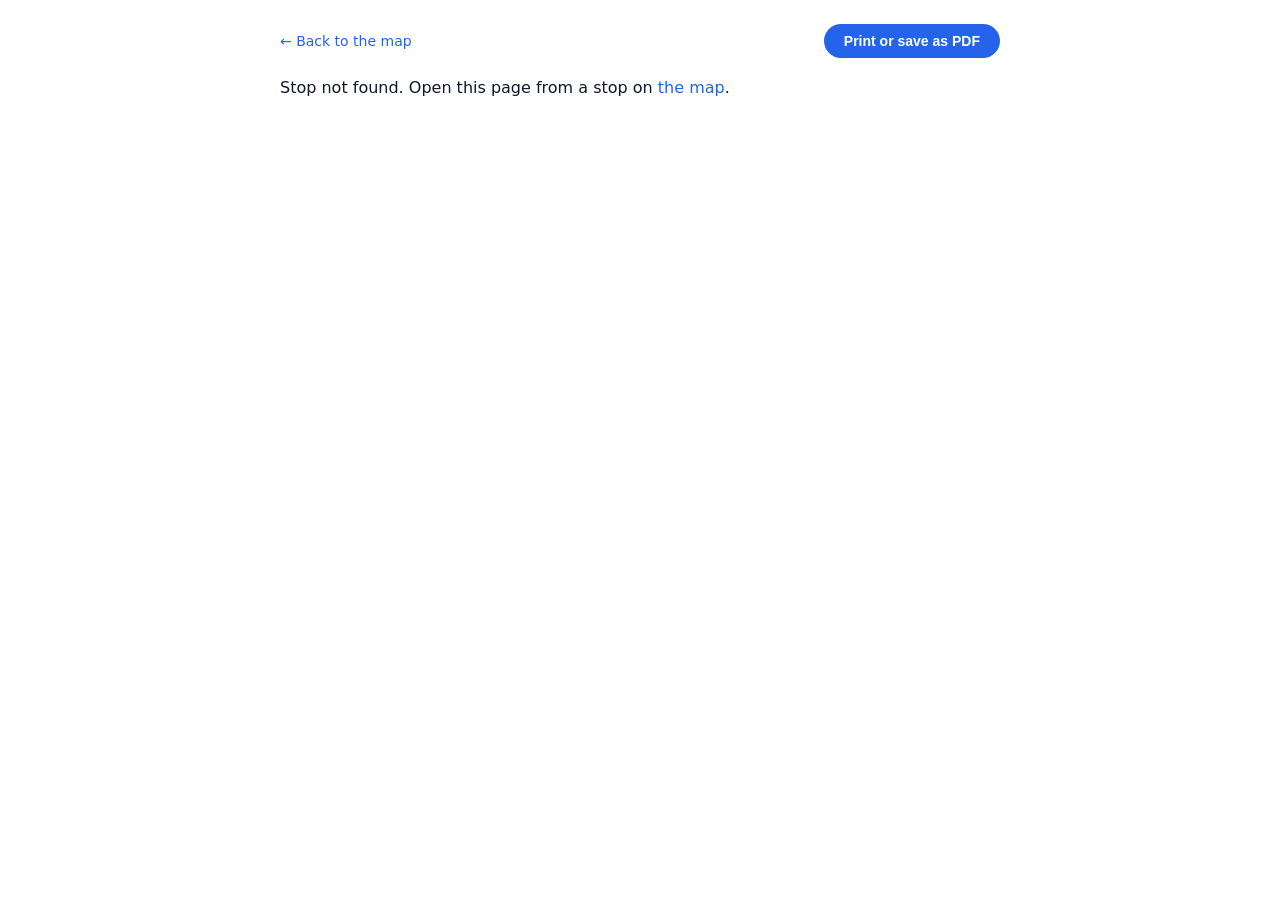
<file: docs/case.html>
<!DOCTYPE html>
<html lang="en">
<head>
<meta charset="utf-8">
<meta name="viewport" content="width=device-width, initial-scale=1">
<title>Make the case for shade</title>
<style>
  :root { --ink: #0f172a; --muted: #475569; --line: #e2e8f0; --accent: #2563eb; --hot: #c5221f; }
  * { box-sizing: border-box; }
  body { font-family: "Public Sans", system-ui, "Segoe UI", Roboto, Arial, sans-serif; color: var(--ink);
    max-width: 760px; margin: 0 auto; padding: 24px 20px 60px; line-height: 1.5; }
  a { color: var(--accent); text-decoration: none; }
  .toolbar { display: flex; gap: 10px; align-items: center; margin-bottom: 18px; }
  .toolbar a, .toolbar button { font-size: 14px; }
  .print-btn { background: var(--accent); color: #fff; border: 0; border-radius: 18px;
    padding: 9px 20px; font-size: 14px; font-weight: 600; cursor: pointer; }
  h1 { font-size: 24px; margin: 4px 0 2px; }
  .sub { color: var(--muted); font-size: 14px; margin-bottom: 14px; }
  .grid { display: grid; grid-template-columns: repeat(4, 1fr); gap: 1px; background: var(--line);
    border: 1px solid var(--line); border-radius: 10px; overflow: hidden; margin: 14px 0; }
  .cell { background: #fff; padding: 10px 12px; }
  .cell .v { font-size: 20px; font-weight: 700; }
  .cell .l { font-size: 11.5px; color: var(--muted); }
  .badge { display: inline-block; font-size: 12px; border-radius: 6px; padding: 3px 9px;
    font-weight: 600; margin-right: 6px; }
  .b-need { background: #111; color: #fff; }
  .b-rank { background: #fce8e6; color: var(--hot); }
  .photo { margin: 14px 0; }
  .photo img { max-width: 100%; max-height: 340px; border-radius: 10px; display: block; }
  .photo figcaption { font-size: 11.5px; color: var(--muted); margin-top: 4px; }
  .box { border: 1px solid var(--line); border-radius: 10px; padding: 14px 16px; margin: 14px 0;
    font-size: 14px; }
  .box h2 { font-size: 15px; margin: 0 0 8px; }
  blockquote { margin: 10px 0; padding: 8px 14px; border-left: 3px solid var(--accent);
    color: var(--muted); font-size: 13.5px; }
  .fine { font-size: 11.5px; color: var(--muted); margin-top: 22px; border-top: 1px solid var(--line);
    padding-top: 10px; }
  @media (max-width: 560px) { .grid { grid-template-columns: 1fr 1fr; } }
  @media print {
    .toolbar { display: none; }
    body { padding: 0; max-width: none; }
    a { color: var(--ink); }
    .photo img { max-height: 300px; }
  }
</style>
</head>
<body>
<div class="toolbar">
  <a href="app.html">&larr; Back to the map</a>
  <span style="flex:1"></span>
  <button class="print-btn" onclick="window.print()">Print or save as PDF</button>
</div>
<div id="doc"><p>Loading stop data...</p></div>

<script src="config.js"></script>
<script>
(function () {
  "use strict";
  function esc(s) {
    return String(s == null ? "" : s).replace(/[&<>"']/g, function (c) {
      return { "&": "&amp;", "<": "&lt;", ">": "&gt;", '"': "&quot;", "'": "&#39;" }[c];
    });
  }
  var cfg = window.SHADEMAP_CONFIG || {};
  var BASE = (cfg.supabaseUrl || "").replace(/\/+$/, "");
  var KEY = cfg.supabaseAnonKey || "";
  var id = new URLSearchParams(location.search).get("stop");
  var doc = document.getElementById("doc");

  Promise.all([
    fetch("app_data.json").then(function (r) { return r.json(); }),
    fetch("commissioners.json").then(function (r) { return r.json(); }).catch(function () { return null; })
  ]).then(function (res) {
    var data = res[0], com = res[1];
    var s = data.stops.find(function (x) { return x.id === id; });
    if (!s) { doc.innerHTML = "<p>Stop not found. Open this page from a stop on <a href='app.html'>the map</a>.</p>"; return; }
    document.title = "Make the case for shade at " + s.name;

    var badges = "";
    if (s.need_rank != null && s.need_rank <= 20) badges += '<span class="badge b-need">#' + s.need_rank + " of the 20 stops that need shade most</span>";
    if (s.rank != null && s.rank <= 20) badges += '<span class="badge b-rank">Priority #' + s.rank + " citywide</span>";

    var who = "";
    if (com) {
      var lines = [];
      if (s.district && com.districts[s.district]) {
        var d = com.districts[s.district];
        lines.push("<b>" + esc(d.name) + "</b>, " + esc(d.title) + " (this stop is in District " + esc(s.district) + ")");
      } else {
        lines.push("This stop sits outside the four city commission districts, so start with the at-large members and RTS.");
      }
      com.at_large.forEach(function (a) { lines.push(esc(a.name) + ", " + esc(a.title)); });
      lines.push(esc(com.mayor.name) + ", " + esc(com.mayor.title));
      var district_rep = (s.district && com.districts[s.district]) ? com.districts[s.district] : null;
      var subject = "Shade at the " + s.name + " bus stop (RTS stop " + s.id + ")";
      var body =
        (district_rep ? "Dear " + district_rep.title + " " + district_rep.name.split(" ").slice(-1)[0] : "Dear City Commissioners") + ",\n\n" +
        "I am writing to ask that the bus stop at " + s.name + " (RTS stop " + s.id +
        (s.routes.length ? ", Route" + (s.routes.length > 1 ? "s" : "") + " " + s.routes.join(", ") : "") +
        ") be considered for a shade structure.\n\n" +
        "Public data on this stop, from the independent ShadeMap Gainesville analysis of NASA satellite and city data:\n" +
        (s.lst_f != null ? "- Average summer surface temperature within 100 m: " + s.lst_f + " F\n" : "") +
        "- Bus visits on a typical weekday: " + s.trips + "\n" +
        (s.green != null ? "- Green cover within 100 m: " + s.green + " percent\n" : "") +
        (s.no_veh != null ? "- Households with no vehicle in this census tract: " + s.no_veh + " percent\n" : "") +
        "- Shelter at this stop per OpenStreetMap: " + (s.shelter === "none" ? "none" : s.shelter) + "\n\n" +
        "RTS states that stop improvements weigh safety and accessibility first, then how many people use the stop. " +
        "The data above speaks to exactly those criteria.\n\n" +
        "Full data and method: https://jonathankash.github.io/ShadeMap/case.html?stop=" + encodeURIComponent(s.id) + "\n\n" +
        "Thank you for your time,\n";
      var mailto = "mailto:" + encodeURIComponent(com.shared_email) +
        "?subject=" + encodeURIComponent(subject) + "&body=" + encodeURIComponent(body);
      who =
        '<div class="box"><h2>Send it now</h2>' +
        "The fastest version of this case is an email that is already written. It goes to the " +
        "City Commission's shared inbox, addressed to this stop's commissioner, with the numbers " +
        "above included. Add your name and anything personal, like how often you wait here.<br><br>" +
        '<a class="print-btn" style="display:inline-block;text-decoration:none" href="' + esc(mailto) + '">Draft the email</a></div>' +
        '<div class="box"><h2>Who represents this stop</h2>' + lines.join("<br>") +
        "<br><br>City Commission: <a href=\"mailto:" + esc(com.shared_email) + "\">" + esc(com.shared_email) +
        "</a> or " + esc(com.shared_phone) +
        "<br>RTS Customer Service: 352-334-2600 &middot; Service requests: <a href='https://www.mygnv.org'>myGNV.org</a>" +
        '<br><span style="font-size:11.5px;color:var(--muted)">Names checked ' + esc(com.as_of) +
        ". Seats change at elections, verify at gainesvillefl.gov before sending.</span></div>";
    }

    var ask =
      '<div class="box"><h2>The ask</h2>' +
      "Add " + esc(s.name) + " to the shortlist for a shade structure. " +
      "RTS states that stop improvements weigh safety and accessibility first, then how many people use the stop." +
      "<blockquote>“RTS strives to continually improve all bus stops” and decisions prioritize " +
      "“safety and accessibility concerns first and then how many people use the stop.” " +
      "(go-rts.com, Frequently Asked Questions)</blockquote>" +
      "The numbers above are exactly that evidence: measured summer heat, daily service, no confirmed shelter, " +
      "and the share of nearby households with no car alternative.</div>";

    var photoBox = "";
    doc.innerHTML =
      "<h1>Make the case for shade at " + esc(s.name) + "</h1>" +
      '<div class="sub">RTS stop ' + esc(s.id) + (s.routes.length ? " &middot; Route" + (s.routes.length > 1 ? "s" : "") + " " + esc(s.routes.join(", ")) : "") +
      (s.district ? " &middot; City Commission District " + esc(s.district) : "") + "</div>" +
      badges +
      '<div class="grid">' +
      '<div class="cell"><div class="v">' + (s.lst_f != null ? s.lst_f + "&deg;F" : "n/a") + '</div><div class="l">average summer surface temperature within 100 m (NASA Landsat, 2026)</div></div>' +
      '<div class="cell"><div class="v">' + s.trips + '</div><div class="l">bus visits on a typical weekday</div></div>' +
      '<div class="cell"><div class="v">' + (s.green != null ? s.green + "%" : "n/a") + '</div><div class="l">green cover within 100 m (satellite, 10 m)</div></div>' +
      '<div class="cell"><div class="v">' + (s.no_veh != null ? s.no_veh + "%" : "n/a") + '</div><div class="l">households with no vehicle in this census tract</div></div>' +
      "</div>" +
      '<p>Shelter at this stop according to OpenStreetMap: <b>' +
      (s.shelter === "none" ? "none" : s.shelter === "sheltered" ? "sheltered" : "unknown") + "</b>." +
      (s.shelter === "unknown" ? " Unknown means no one has confirmed either way, which is itself part of the problem." : "") + "</p>" +
      '<figure class="photo" id="photo" hidden><img id="photo-img" alt="Photo of this bus stop"><figcaption id="photo-cap"></figcaption></figure>' +
      ask + who +
      '<div class="fine">Generated from <a href="https://jonathankash.github.io/ShadeMap/">ShadeMap Gainesville</a>, an independent volunteer analysis of public data (CityCamp Gainesville, September 2026). ' +
      'Method, data sources and limitations: <a href="https://github.com/JonathanKash/ShadeMap">github.com/JonathanKash/ShadeMap</a>. ' +
      'Not affiliated with the City of Gainesville or RTS. See <a href="disclosures.html">disclosures</a>.</div>';

    // newest approved rider photo, if the photo backend is on
    if (BASE && KEY) {
      fetch(BASE + "/rest/v1/stop_reports?approved=eq.true&stop_id=eq." + encodeURIComponent(s.id) +
        "&select=photo_path,taken_date,taken_time&order=taken_date.desc&limit=1",
        { headers: { apikey: KEY, Authorization: "Bearer " + KEY } })
        .then(function (r) { return r.ok ? r.json() : []; })
        .then(function (rows) {
          if (!rows.length || !/^[0-9a-f-]{36}\.jpg$/.test(rows[0].photo_path)) return;
          var f = document.getElementById("photo");
          document.getElementById("photo-img").src =
            BASE + "/storage/v1/object/public/" + (cfg.bucket || "stop-photos") + "/" + rows[0].photo_path;
          document.getElementById("photo-cap").textContent =
            "Rider photo of this stop, taken " + rows[0].taken_date + " (reviewed before publication)";
          f.hidden = false;
        }).catch(function () {});
    }
  }).catch(function () {
    doc.innerHTML = "<p>Could not load stop data. <a href='app.html'>Back to the map</a>.</p>";
  });
})();
</script>
</body>
</html>
</file>
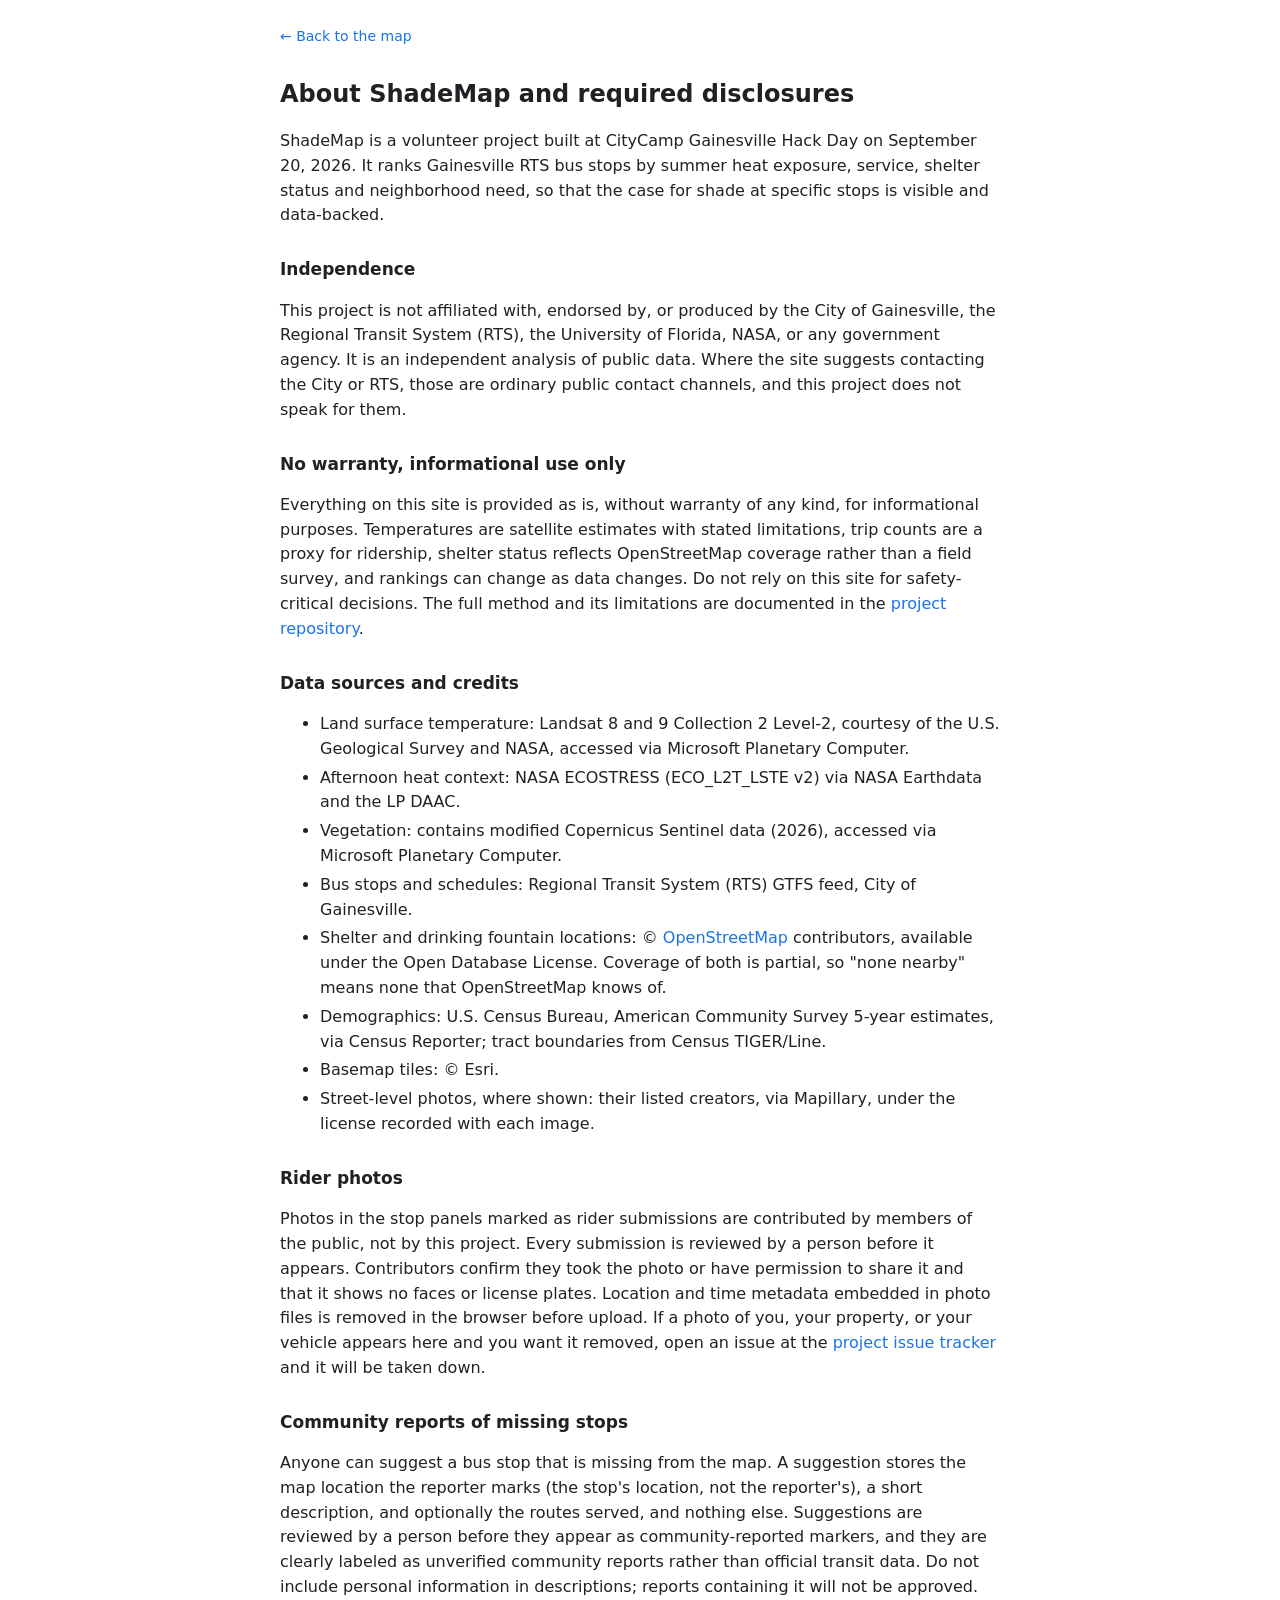
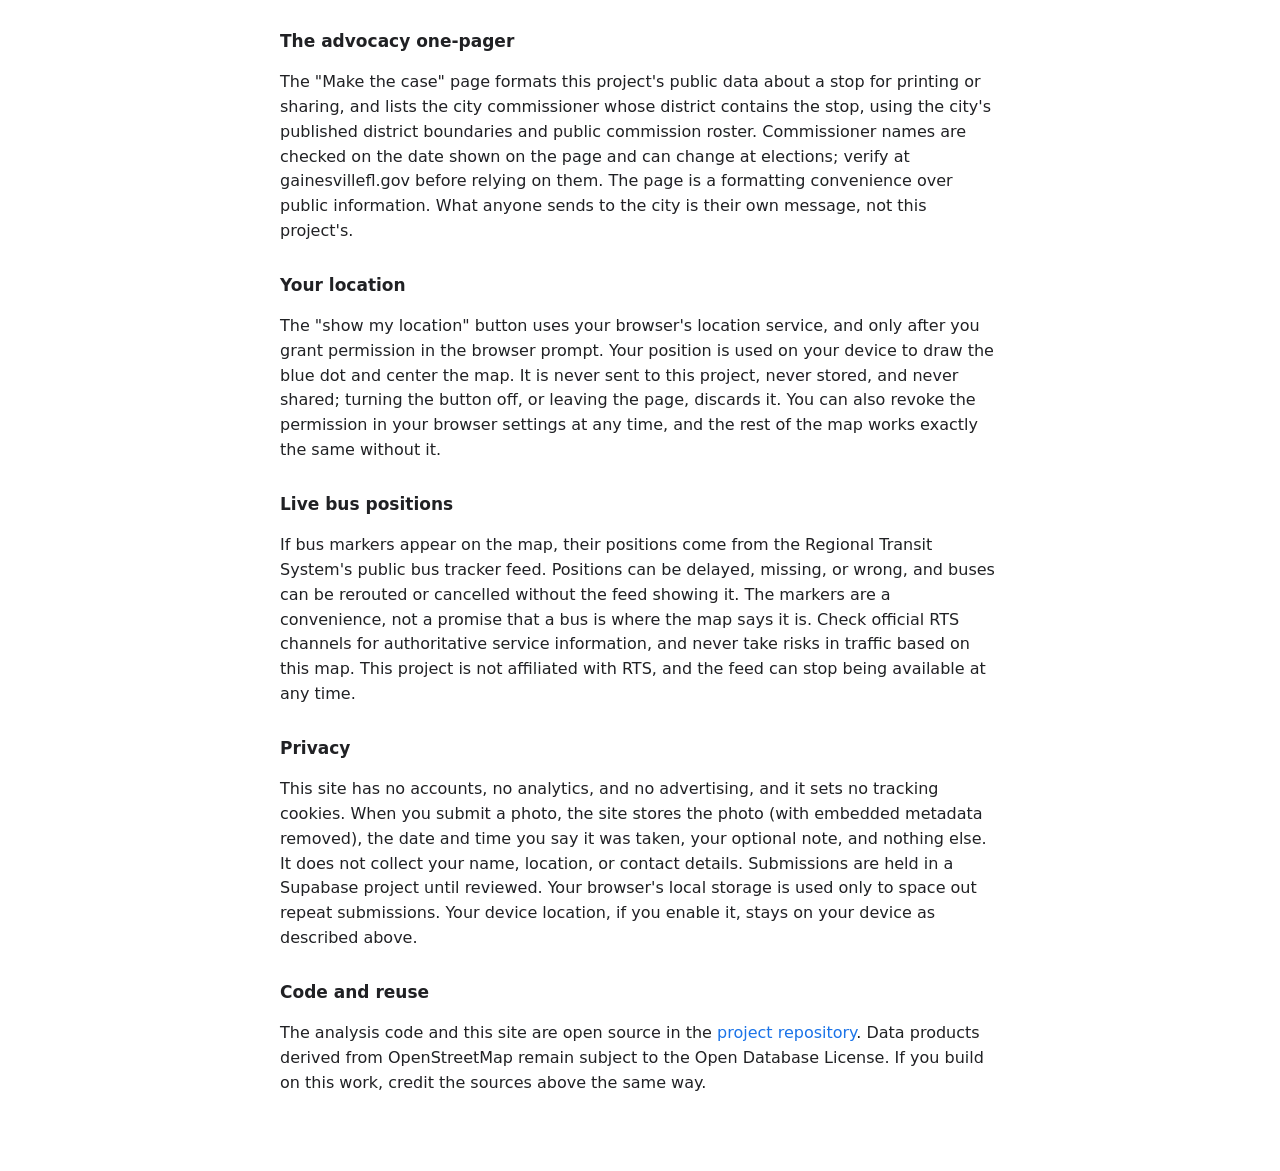
<file: docs/disclosures.html>
<!DOCTYPE html>
<html lang="en">
<head>
<meta charset="utf-8">
<meta name="viewport" content="width=device-width, initial-scale=1">
<title>ShadeMap: About and Disclosures</title>
<style>
  body { font-family: Roboto, "Segoe UI", system-ui, Arial, sans-serif; color: #202124;
    max-width: 720px; margin: 0 auto; padding: 24px 20px 60px; line-height: 1.55; }
  h1 { font-size: 24px; } h2 { font-size: 17px; margin-top: 28px; }
  a { color: #1a73e8; text-decoration: none; } a:hover { text-decoration: underline; }
  li { margin: 4px 0; }
  .back { display: inline-block; margin-bottom: 12px; font-size: 14px; }
</style>
</head>
<body>
<a class="back" href="app.html">&larr; Back to the map</a>
<h1>About ShadeMap and required disclosures</h1>

<p>ShadeMap is a volunteer project built at CityCamp Gainesville Hack Day on September 20,
2026. It ranks Gainesville RTS bus stops by summer heat exposure, service, shelter status
and neighborhood need, so that the case for shade at specific stops is visible and
data-backed.</p>

<h2>Independence</h2>
<p>This project is not affiliated with, endorsed by, or produced by the City of
Gainesville, the Regional Transit System (RTS), the University of Florida, NASA, or any
government agency. It is an independent analysis of public data. Where the site suggests
contacting the City or RTS, those are ordinary public contact channels, and this project
does not speak for them.</p>

<h2>No warranty, informational use only</h2>
<p>Everything on this site is provided as is, without warranty of any kind, for
informational purposes. Temperatures are satellite estimates with stated limitations, trip
counts are a proxy for ridership, shelter status reflects OpenStreetMap coverage rather
than a field survey, and rankings can change as data changes. Do not rely on this site for
safety-critical decisions. The full method and its limitations are documented in the
<a href="https://github.com/JonathanKash/ShadeMap">project repository</a>.</p>

<h2>Data sources and credits</h2>
<ul>
  <li>Land surface temperature: Landsat 8 and 9 Collection 2 Level-2, courtesy of the U.S.
    Geological Survey and NASA, accessed via Microsoft Planetary Computer.</li>
  <li>Afternoon heat context: NASA ECOSTRESS (ECO_L2T_LSTE v2) via NASA Earthdata and the
    LP DAAC.</li>
  <li>Vegetation: contains modified Copernicus Sentinel data (2026), accessed via
    Microsoft Planetary Computer.</li>
  <li>Bus stops and schedules: Regional Transit System (RTS) GTFS feed, City of
    Gainesville.</li>
  <li>Shelter and drinking fountain locations: &copy;
    <a href="https://www.openstreetmap.org/copyright">OpenStreetMap</a> contributors,
    available under the Open Database License. Coverage of both is partial, so "none
    nearby" means none that OpenStreetMap knows of.</li>
  <li>Demographics: U.S. Census Bureau, American Community Survey 5-year estimates, via
    Census Reporter; tract boundaries from Census TIGER/Line.</li>
  <li>Basemap tiles: &copy; Esri.</li>
  <li>Street-level photos, where shown: their listed creators, via Mapillary, under the
    license recorded with each image.</li>
</ul>

<h2>Rider photos</h2>
<p>Photos in the stop panels marked as rider submissions are contributed by members of the
public, not by this project. Every submission is reviewed by a person before it appears.
Contributors confirm they took the photo or have permission to share it and that it shows
no faces or license plates. Location and time metadata embedded in photo files is removed
in the browser before upload. If a photo of you, your property, or your vehicle appears
here and you want it removed, open an issue at the
<a href="https://github.com/JonathanKash/ShadeMap/issues">project issue tracker</a> and it
will be taken down.</p>

<h2>Community reports of missing stops</h2>
<p>Anyone can suggest a bus stop that is missing from the map. A suggestion stores the map
location the reporter marks (the stop's location, not the reporter's), a short description,
and optionally the routes served, and nothing else. Suggestions are reviewed by a person
before they appear as community-reported markers, and they are clearly labeled as
unverified community reports rather than official transit data. Do not include personal
information in descriptions; reports containing it will not be approved.</p>

<h2>The advocacy one-pager</h2>
<p>The "Make the case" page formats this project's public data about a stop for printing
or sharing, and lists the city commissioner whose district contains the stop, using the
city's published district boundaries and public commission roster. Commissioner names are
checked on the date shown on the page and can change at elections; verify at
gainesvillefl.gov before relying on them. The page is a formatting convenience over public
information. What anyone sends to the city is their own message, not this project's.</p>

<h2>Your location</h2>
<p>The "show my location" button uses your browser's location service, and only after you
grant permission in the browser prompt. Your position is used on your device to draw the
blue dot and center the map. It is never sent to this project, never stored, and never
shared; turning the button off, or leaving the page, discards it. You can also revoke the
permission in your browser settings at any time, and the rest of the map works exactly the
same without it.</p>

<h2>Live bus positions</h2>
<p>If bus markers appear on the map, their positions come from the Regional Transit
System's public bus tracker feed. Positions can be delayed, missing, or wrong, and buses
can be rerouted or cancelled without the feed showing it. The markers are a convenience,
not a promise that a bus is where the map says it is. Check official RTS channels for
authoritative service information, and never take risks in traffic based on this map. This
project is not affiliated with RTS, and the feed can stop being available at any time.</p>

<h2>Privacy</h2>
<p>This site has no accounts, no analytics, and no advertising, and it sets no tracking
cookies. When you submit a photo, the site stores the photo (with embedded metadata
removed), the date and time you say it was taken, your optional note, and nothing else. It
does not collect your name, location, or contact details. Submissions are held in a
Supabase project until reviewed. Your browser's local storage is used only to space out
repeat submissions. Your device location, if you enable it, stays on your device as
described above.</p>

<h2>Code and reuse</h2>
<p>The analysis code and this site are open source in the
<a href="https://github.com/JonathanKash/ShadeMap">project repository</a>. Data products
derived from OpenStreetMap remain subject to the Open Database License. If you build on
this work, credit the sources above the same way.</p>
</body>
</html>
</file>
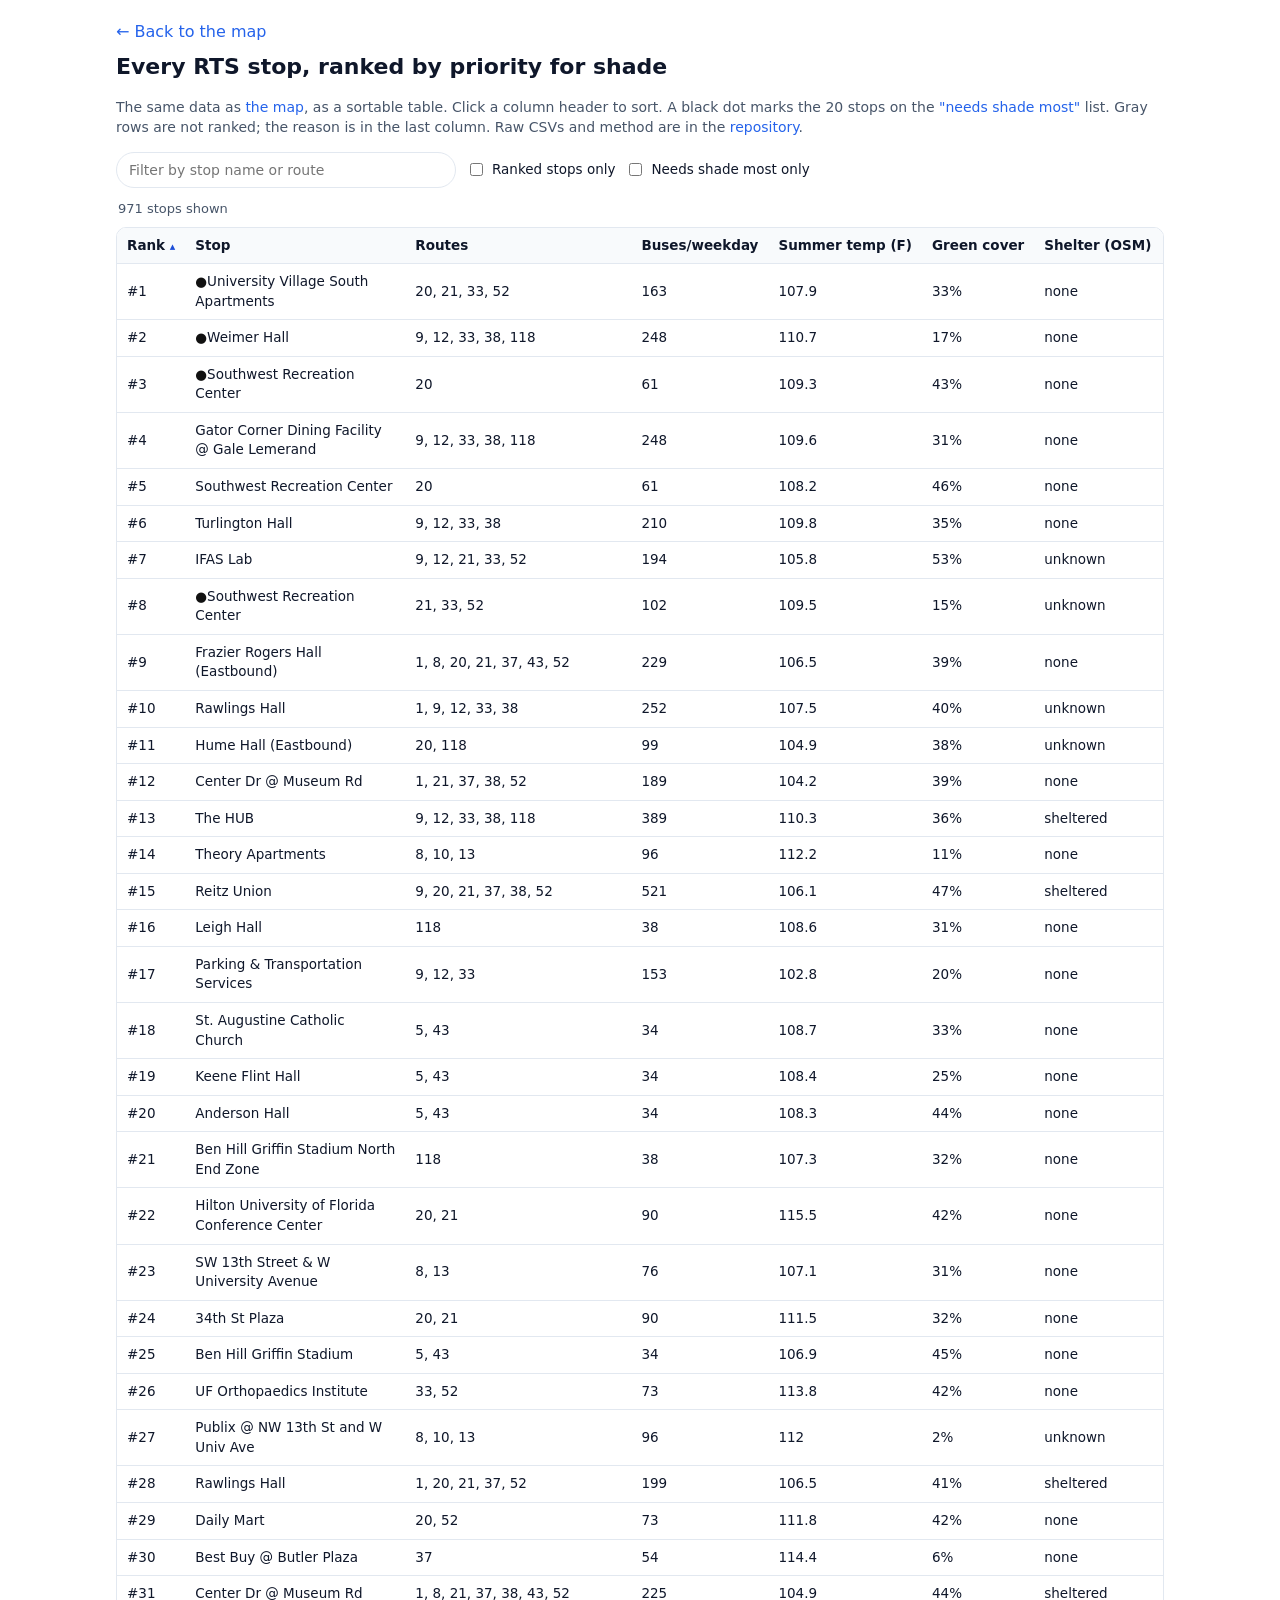
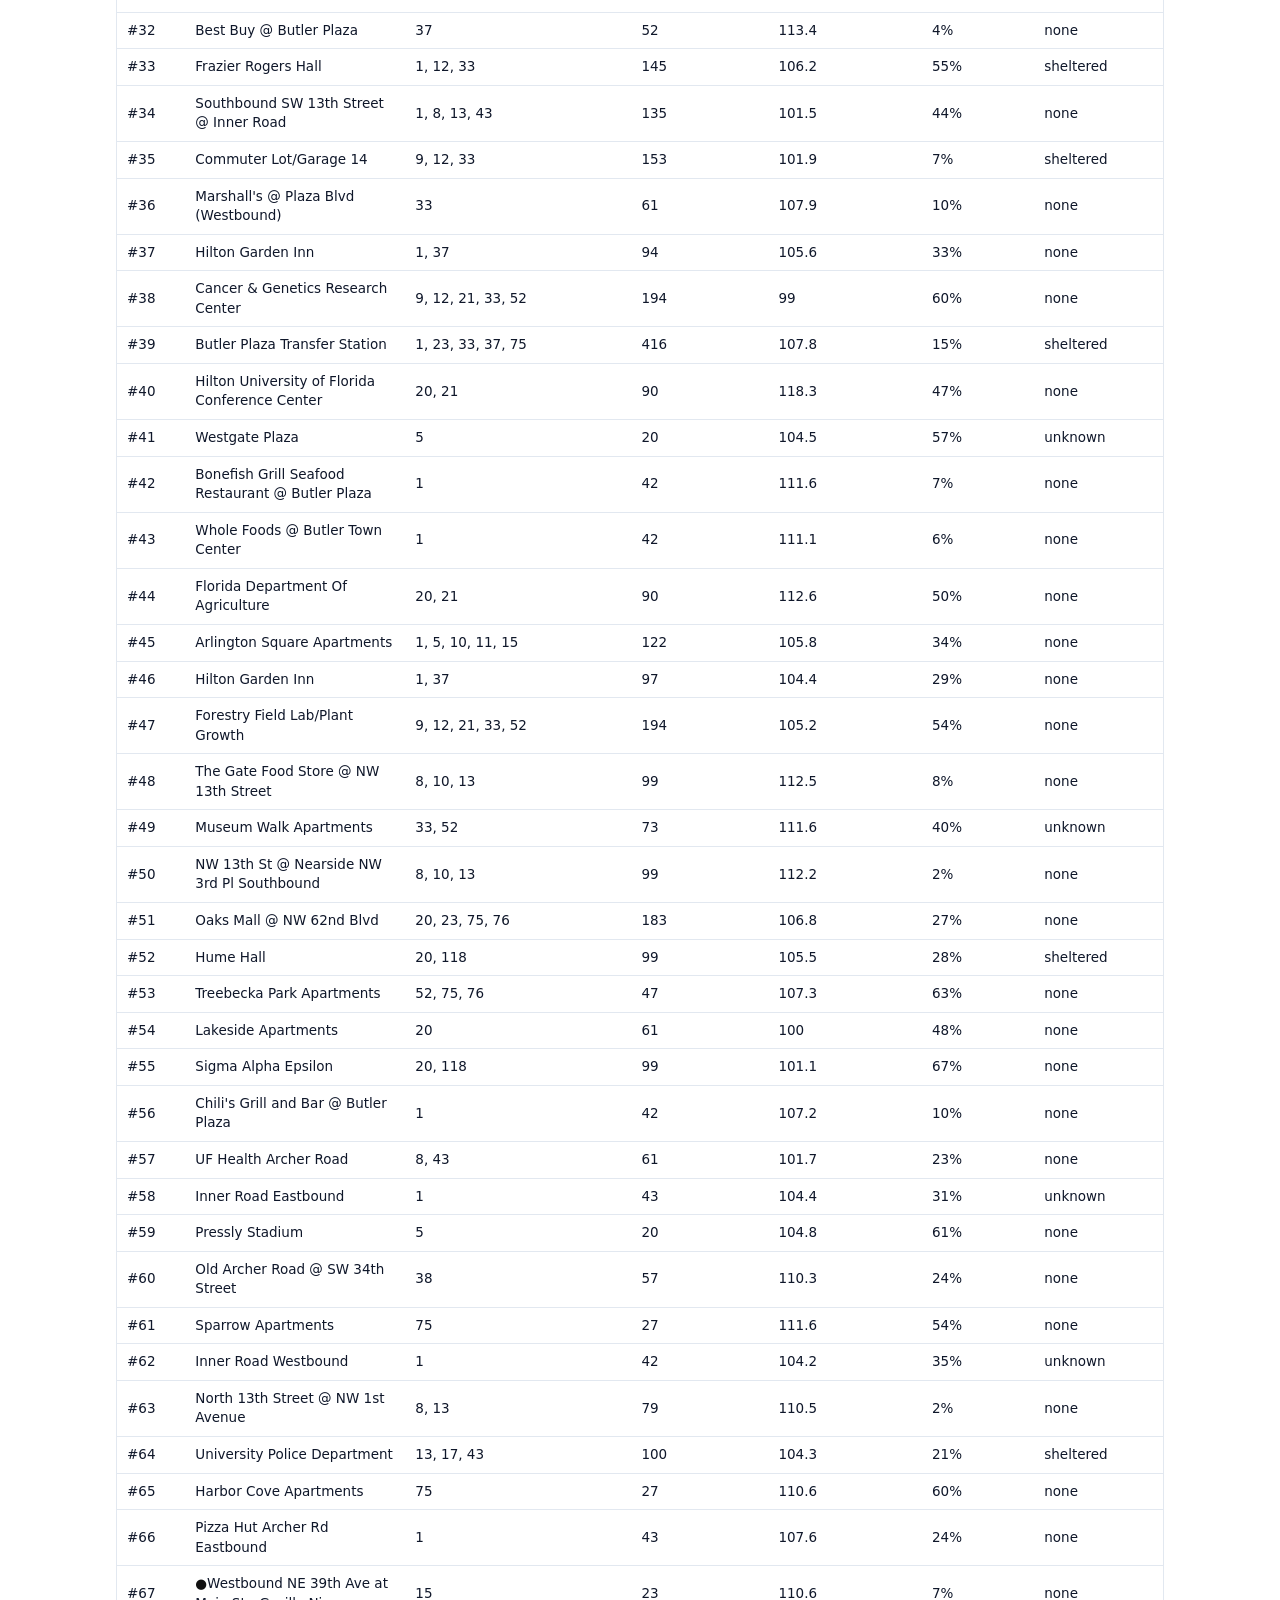
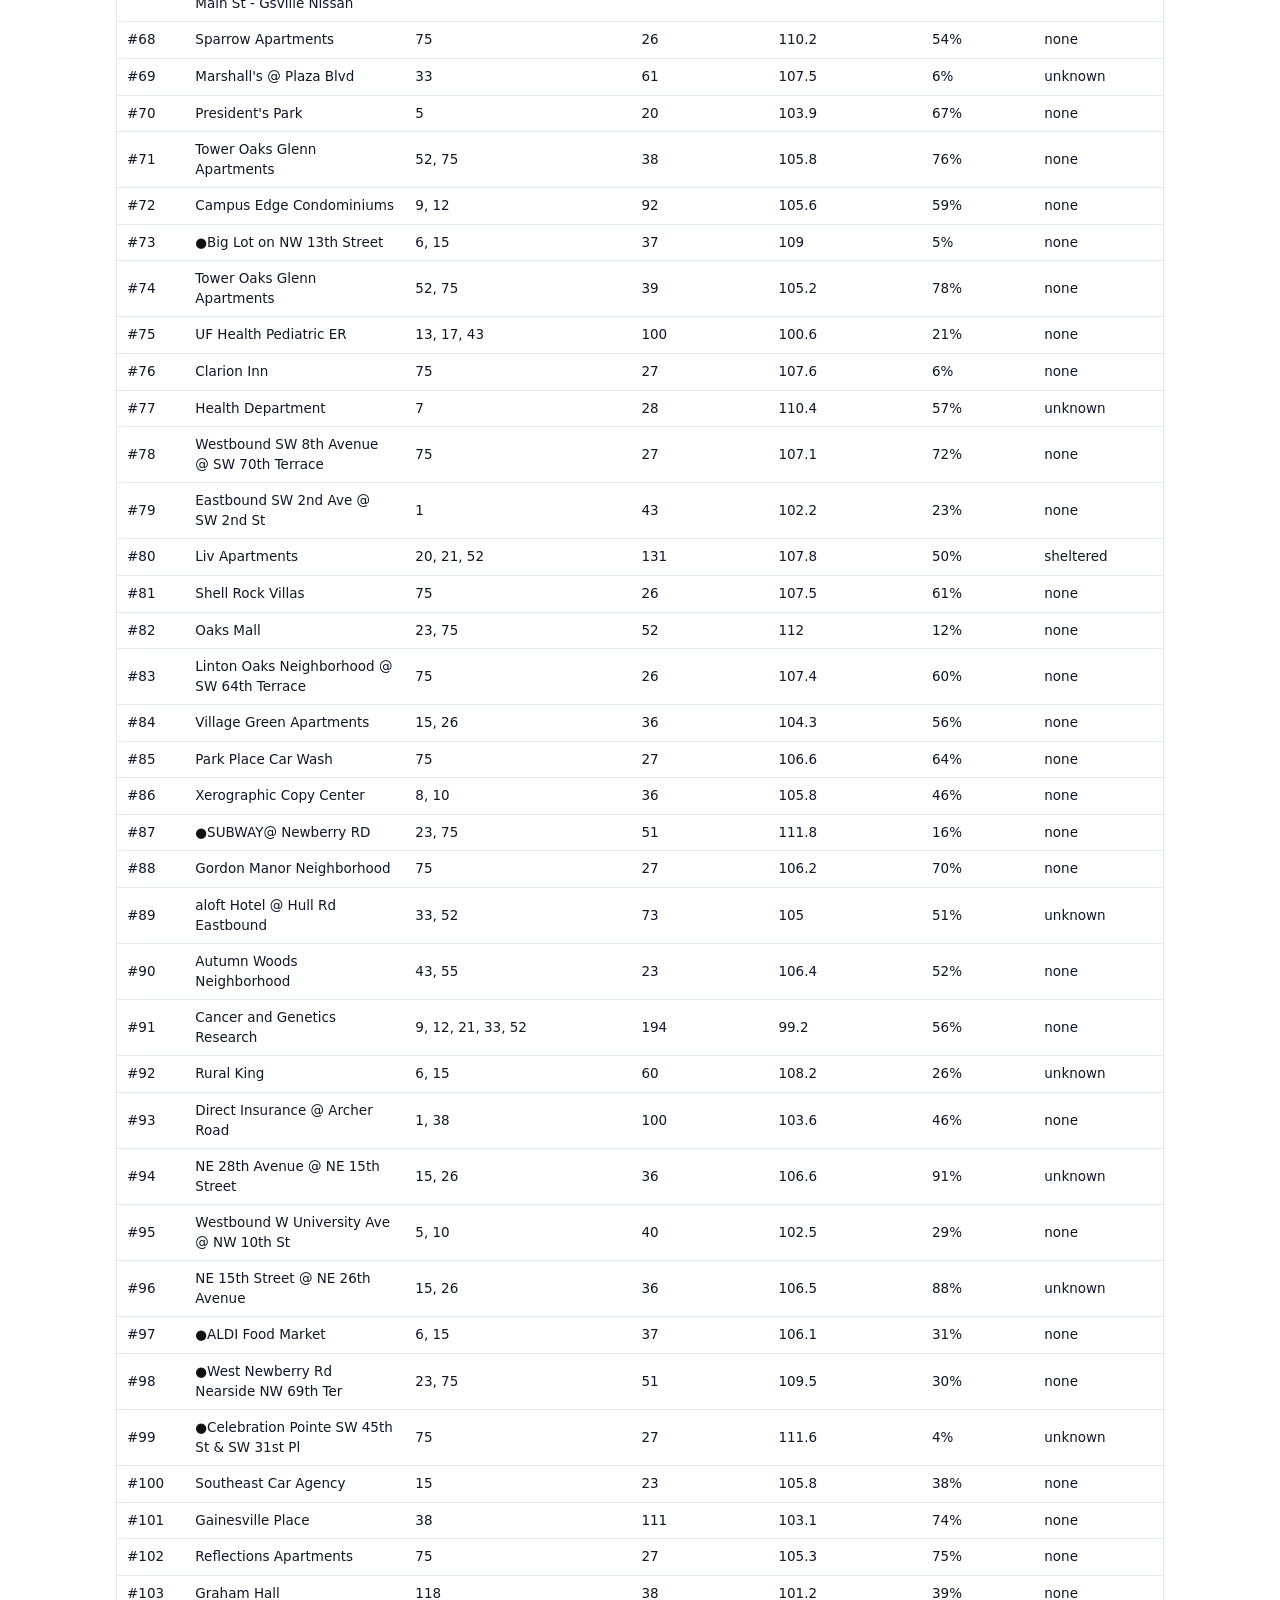
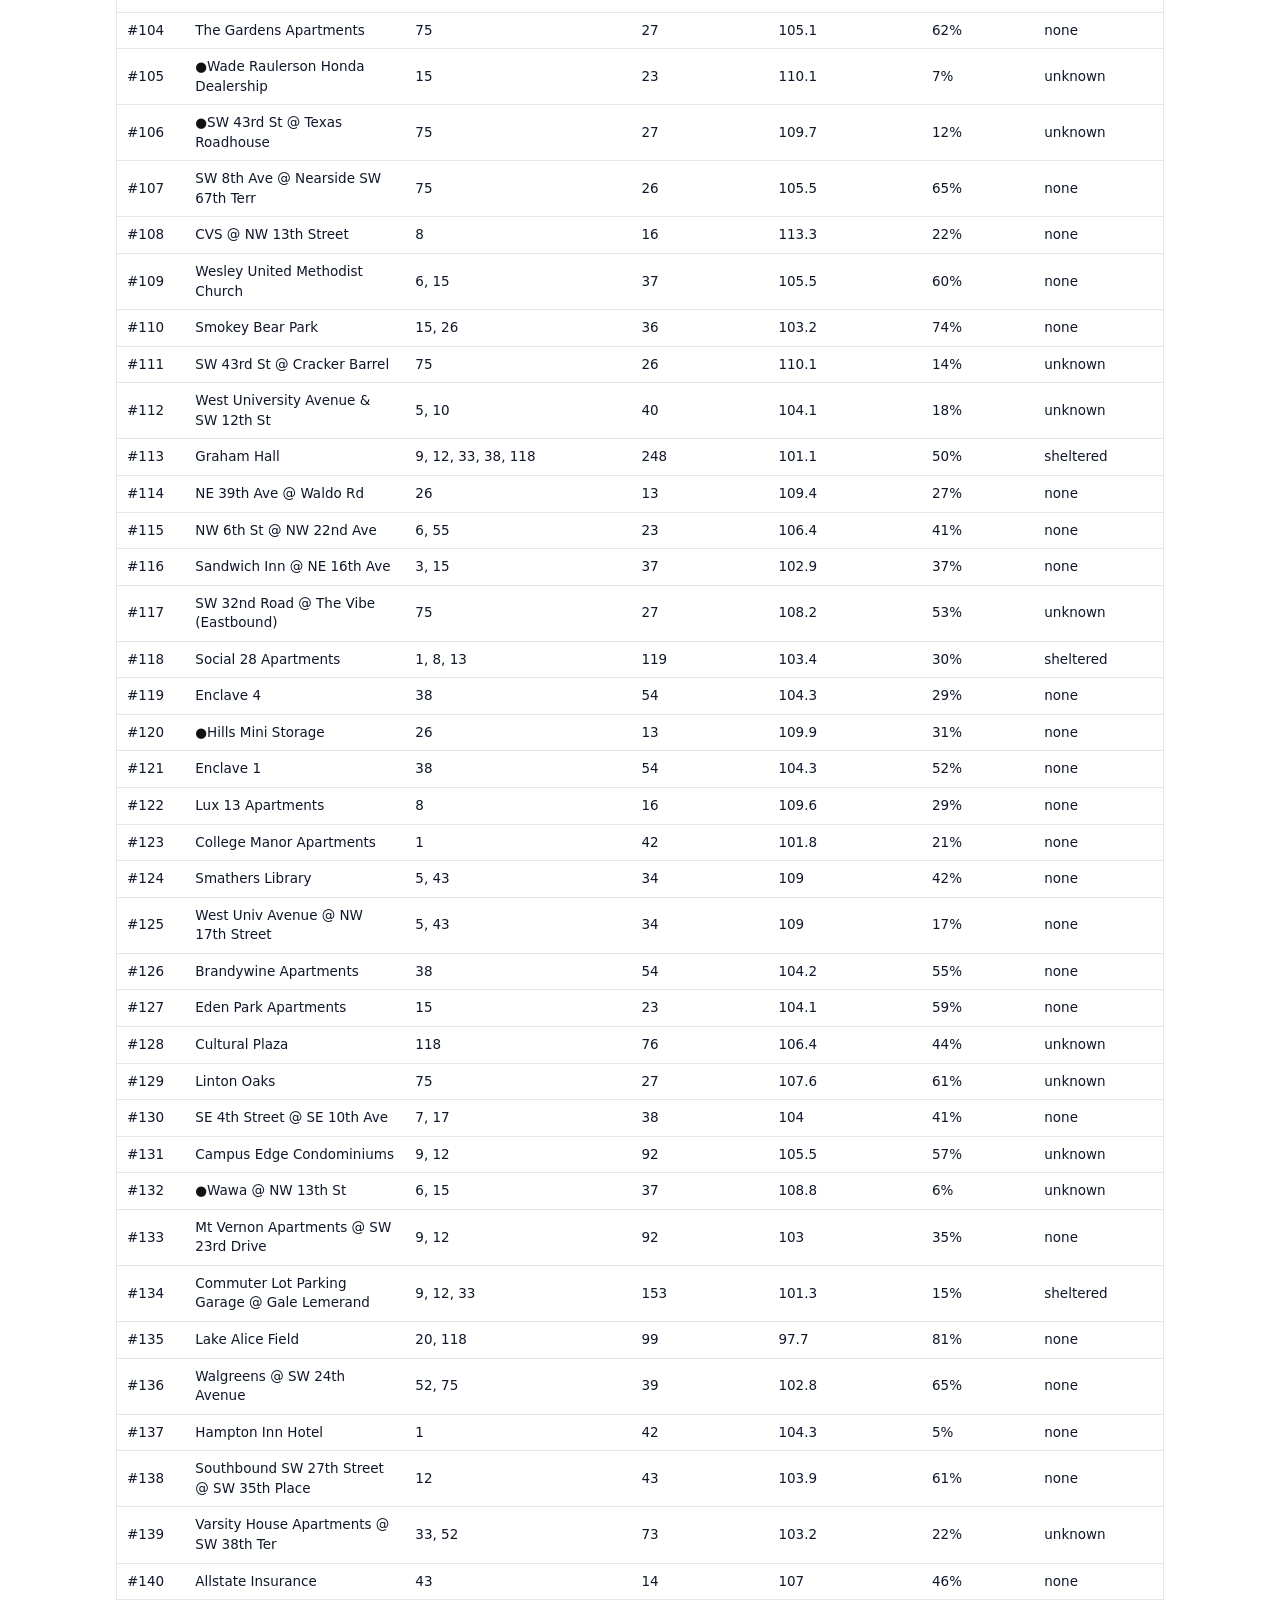
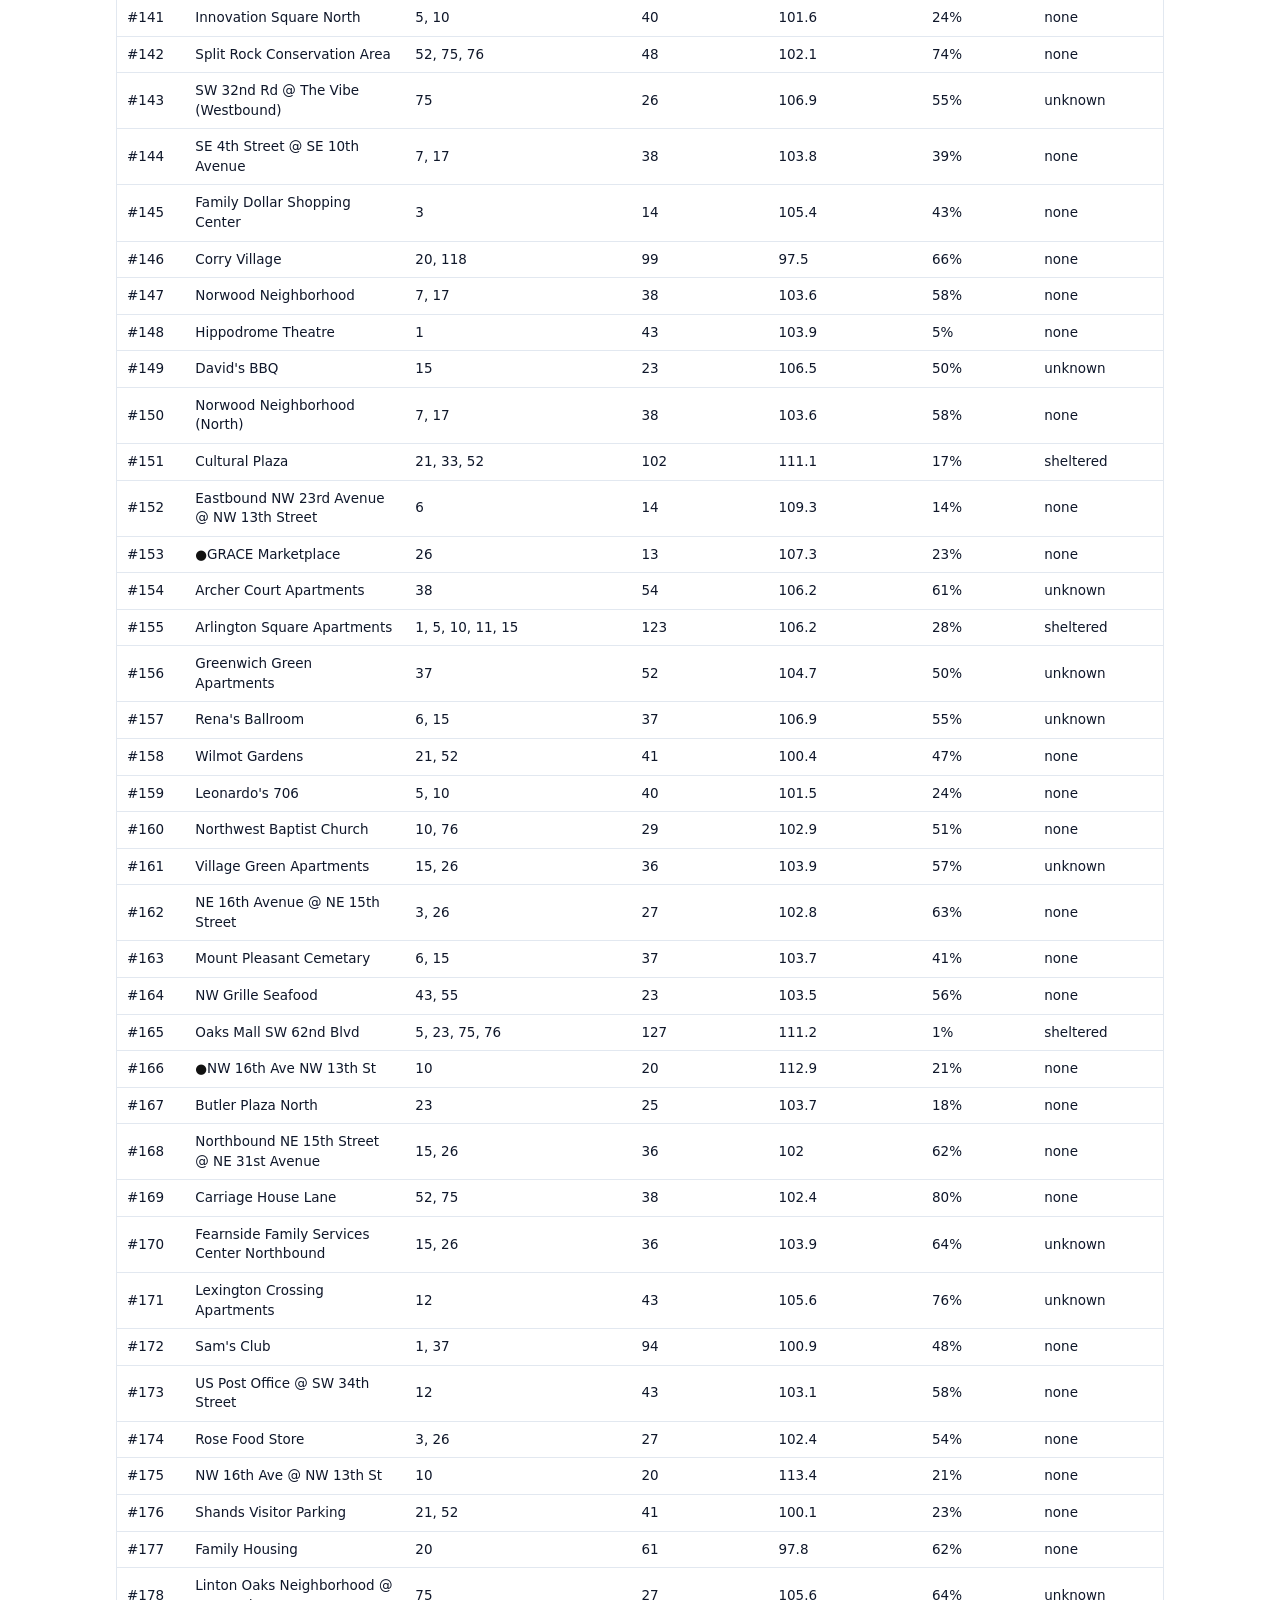
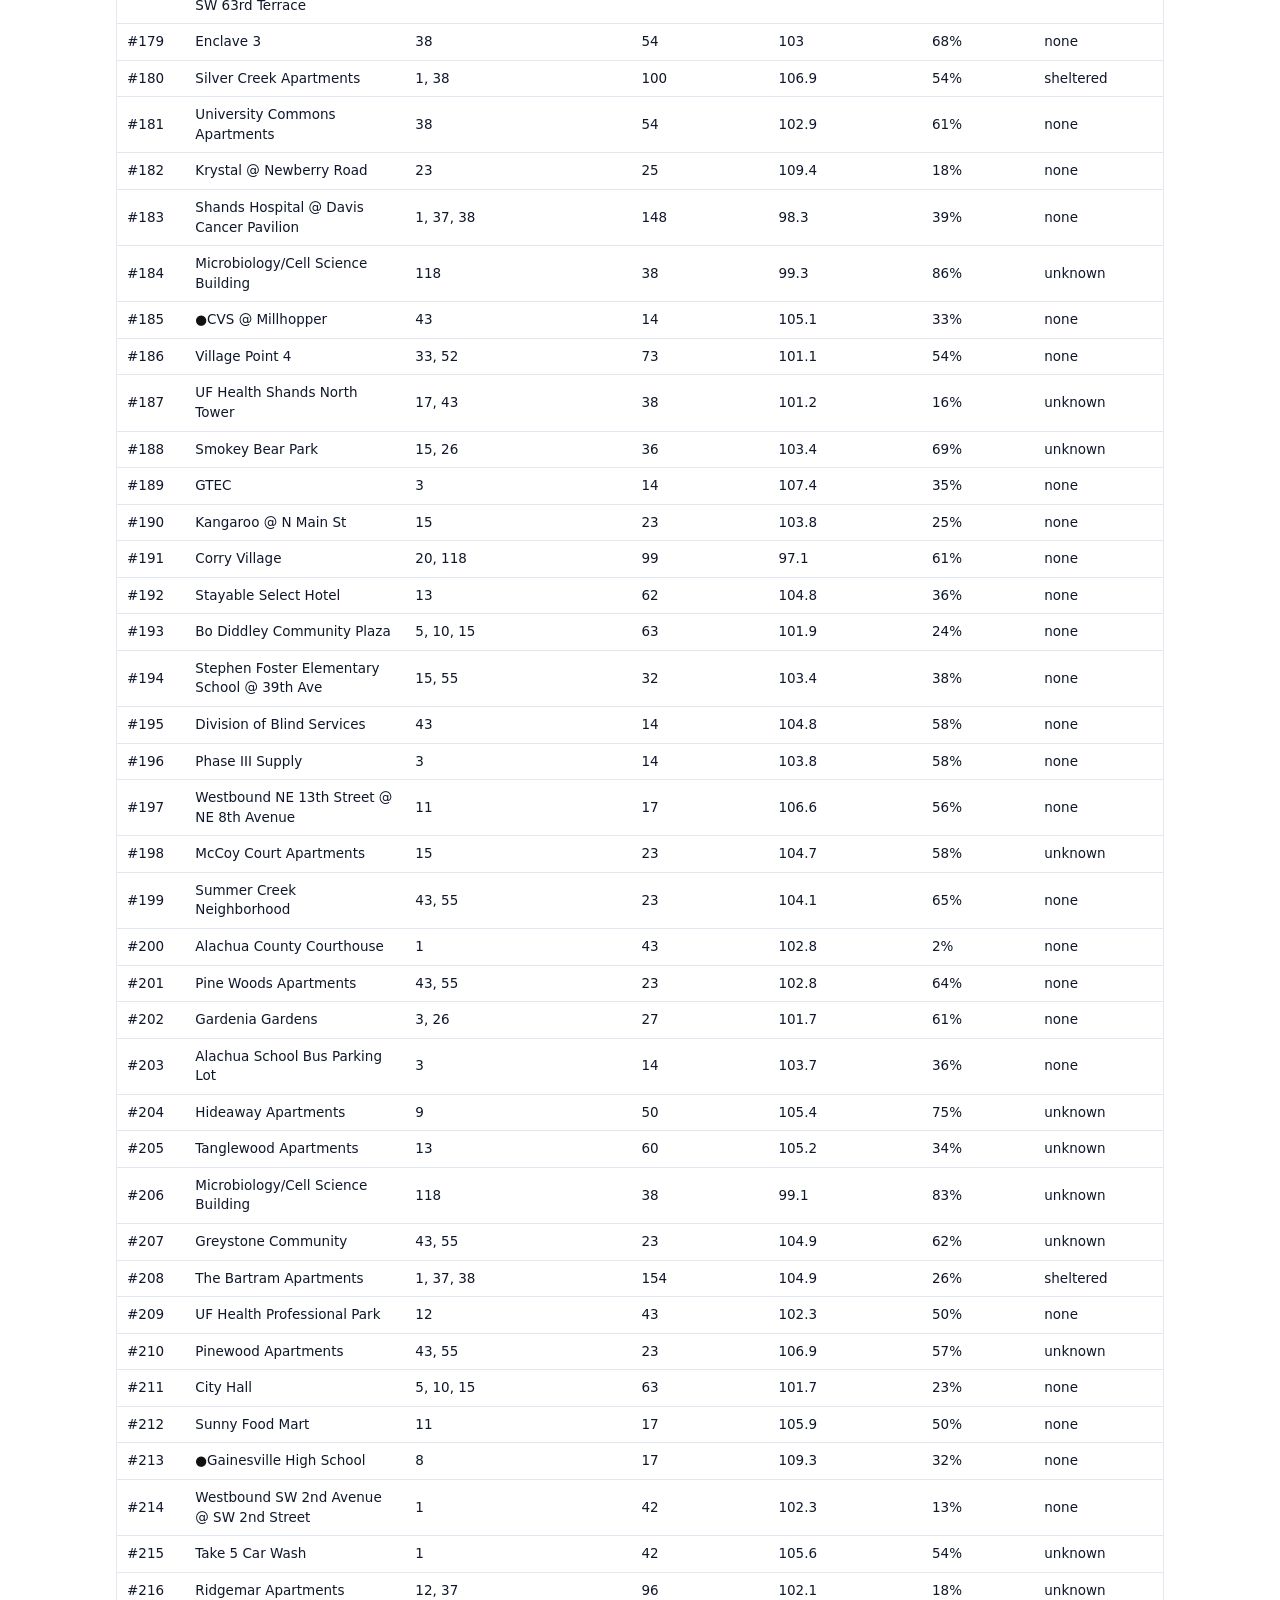
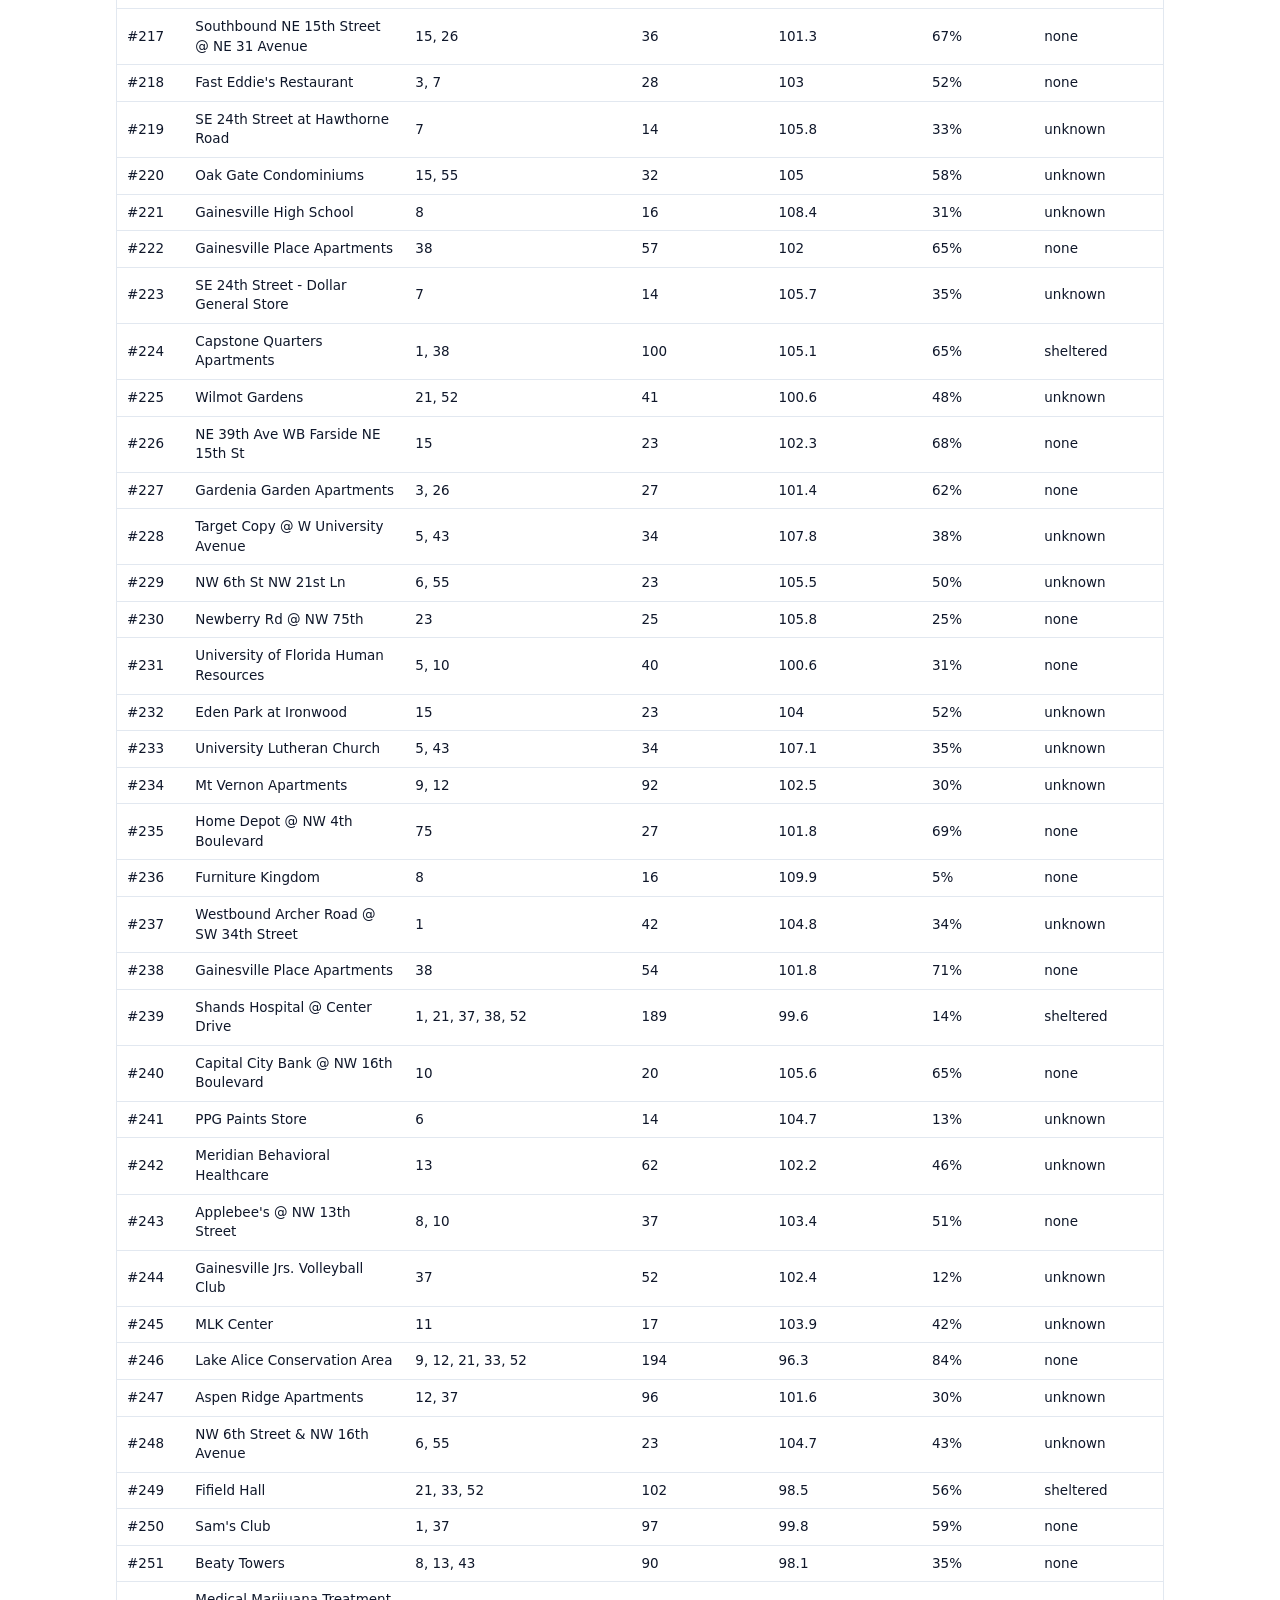
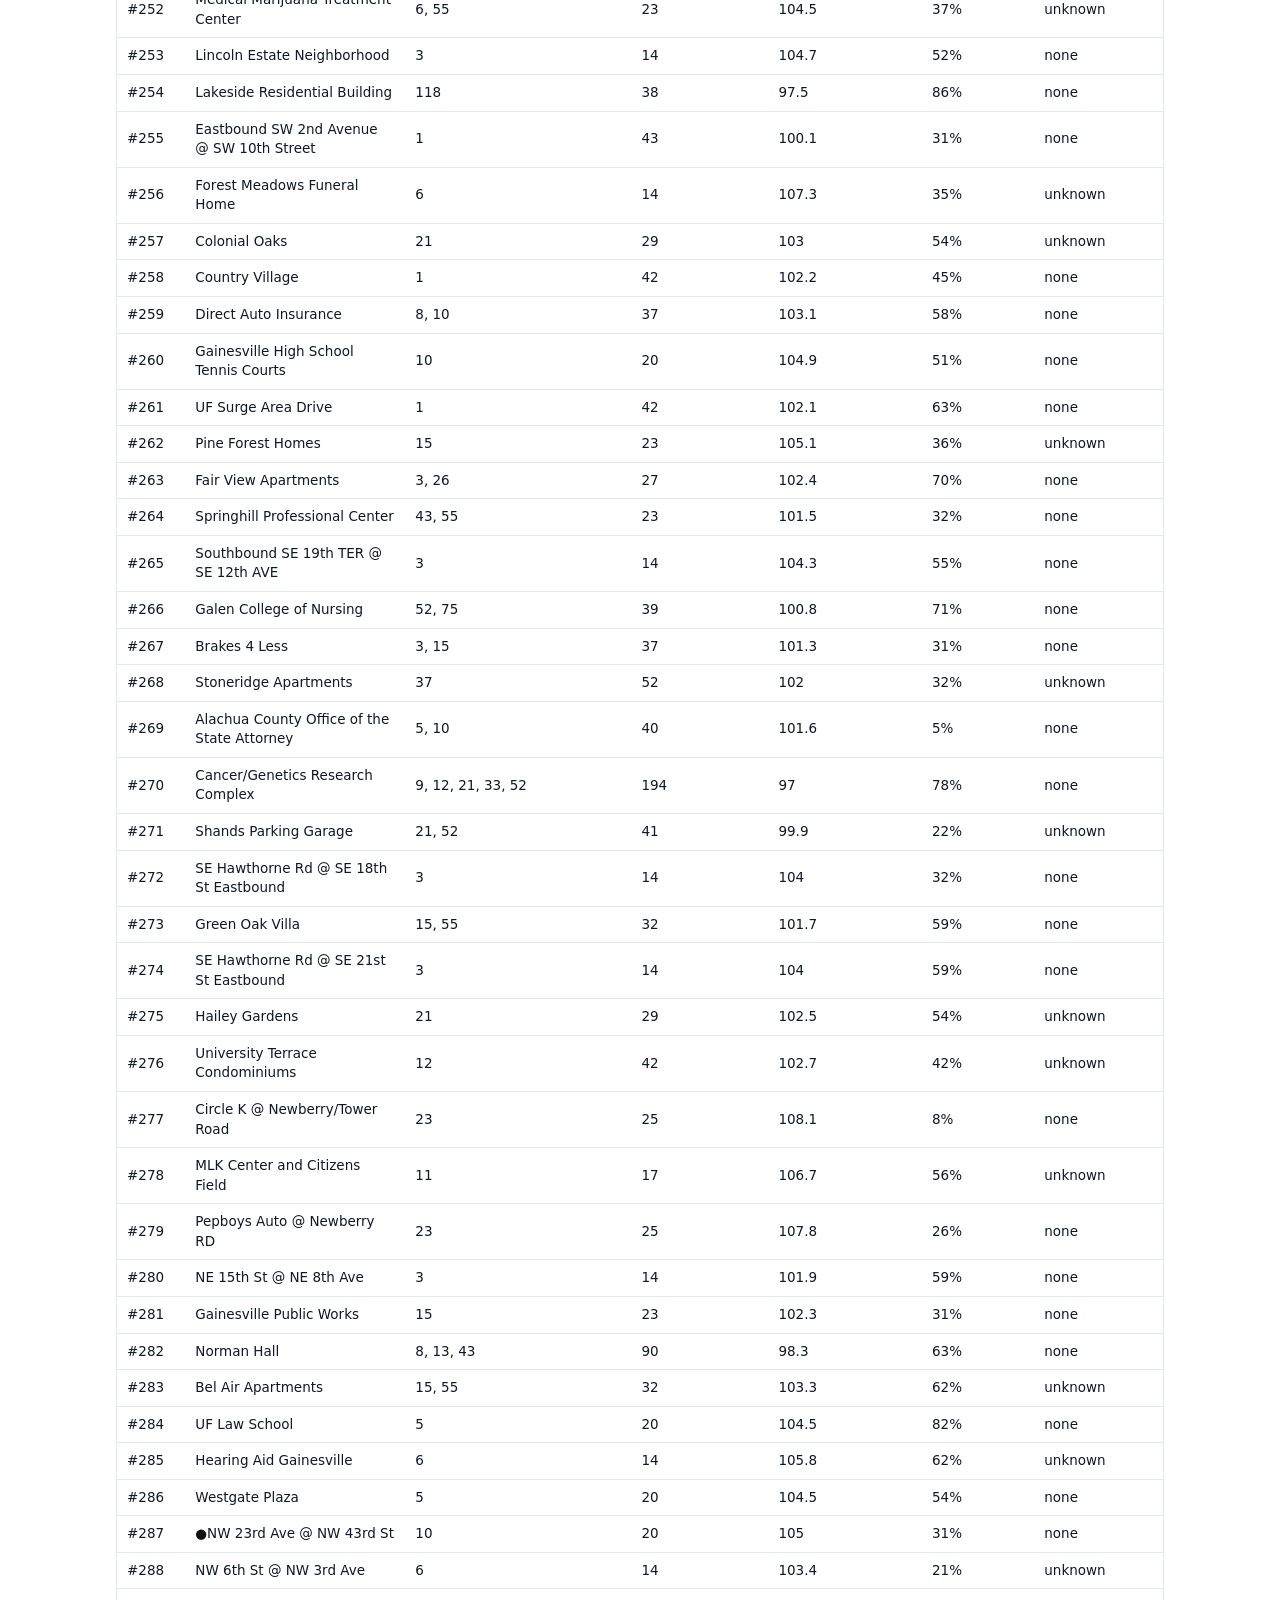
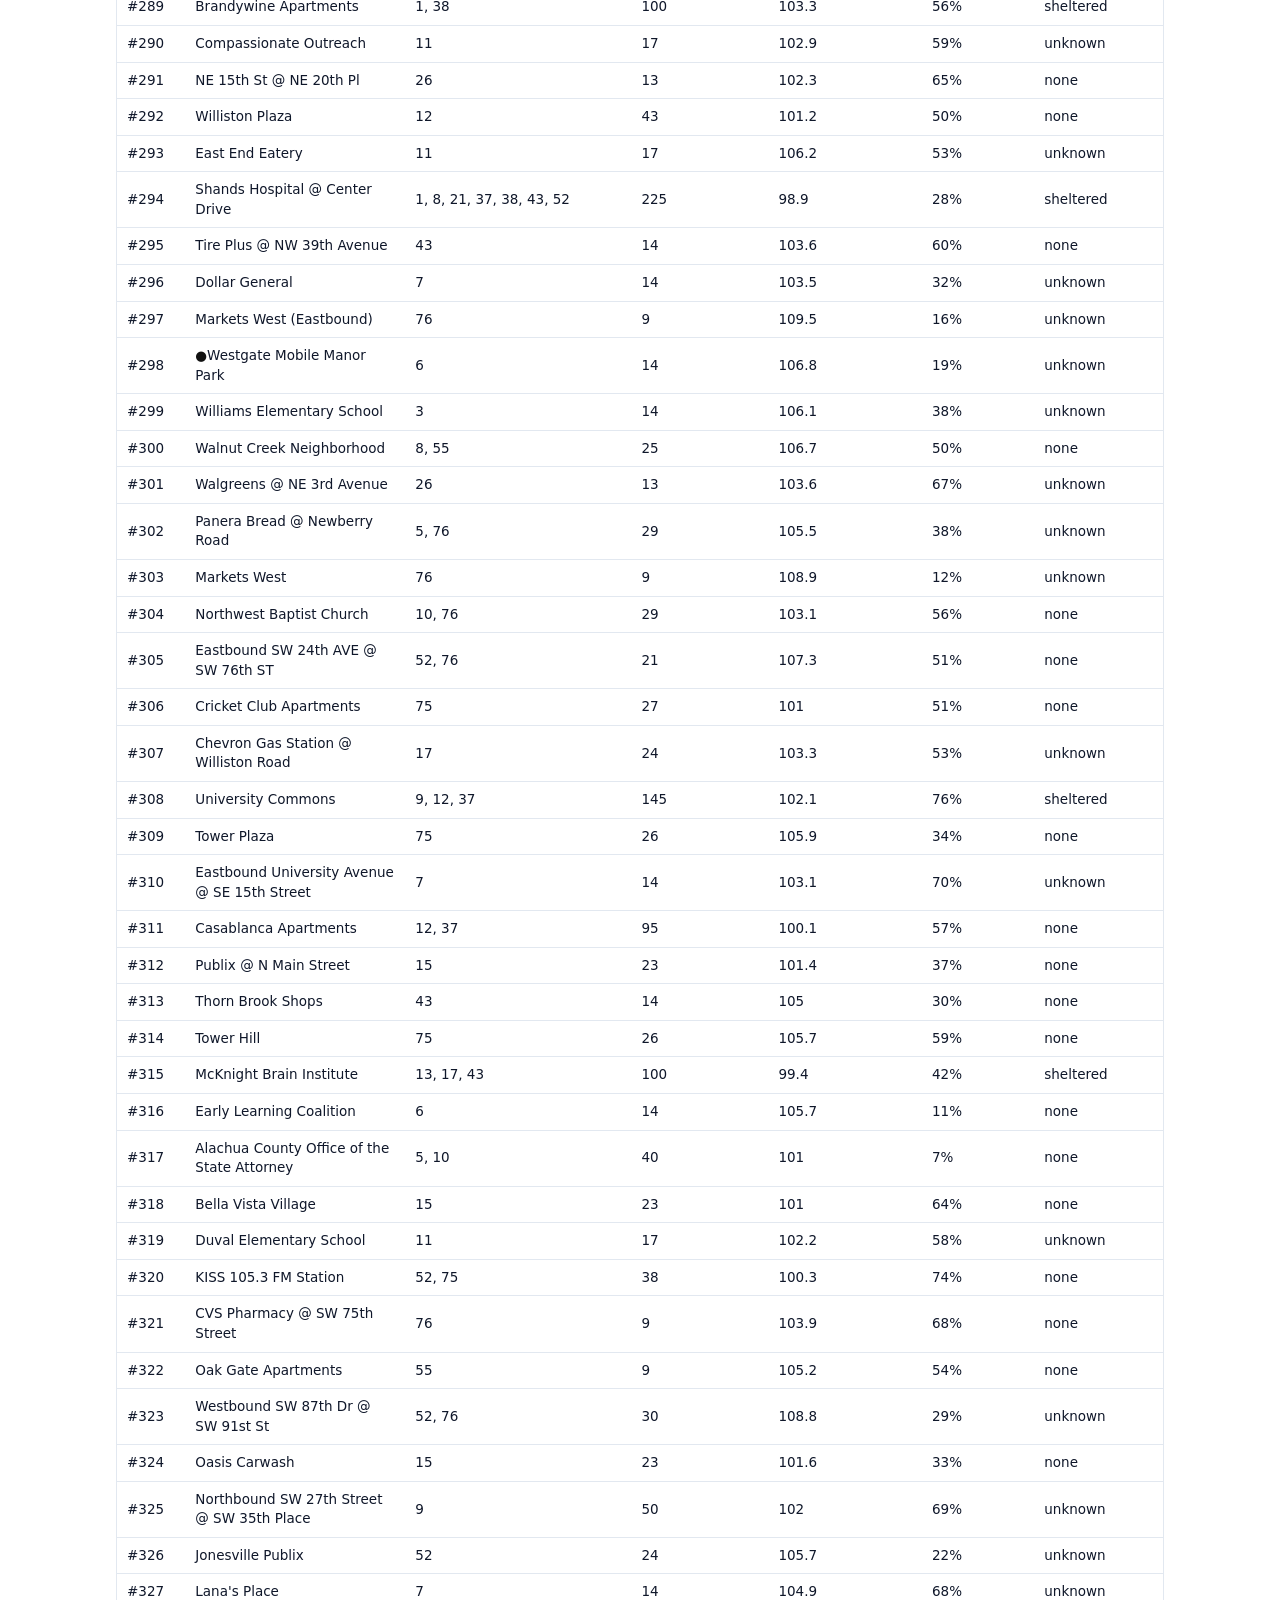
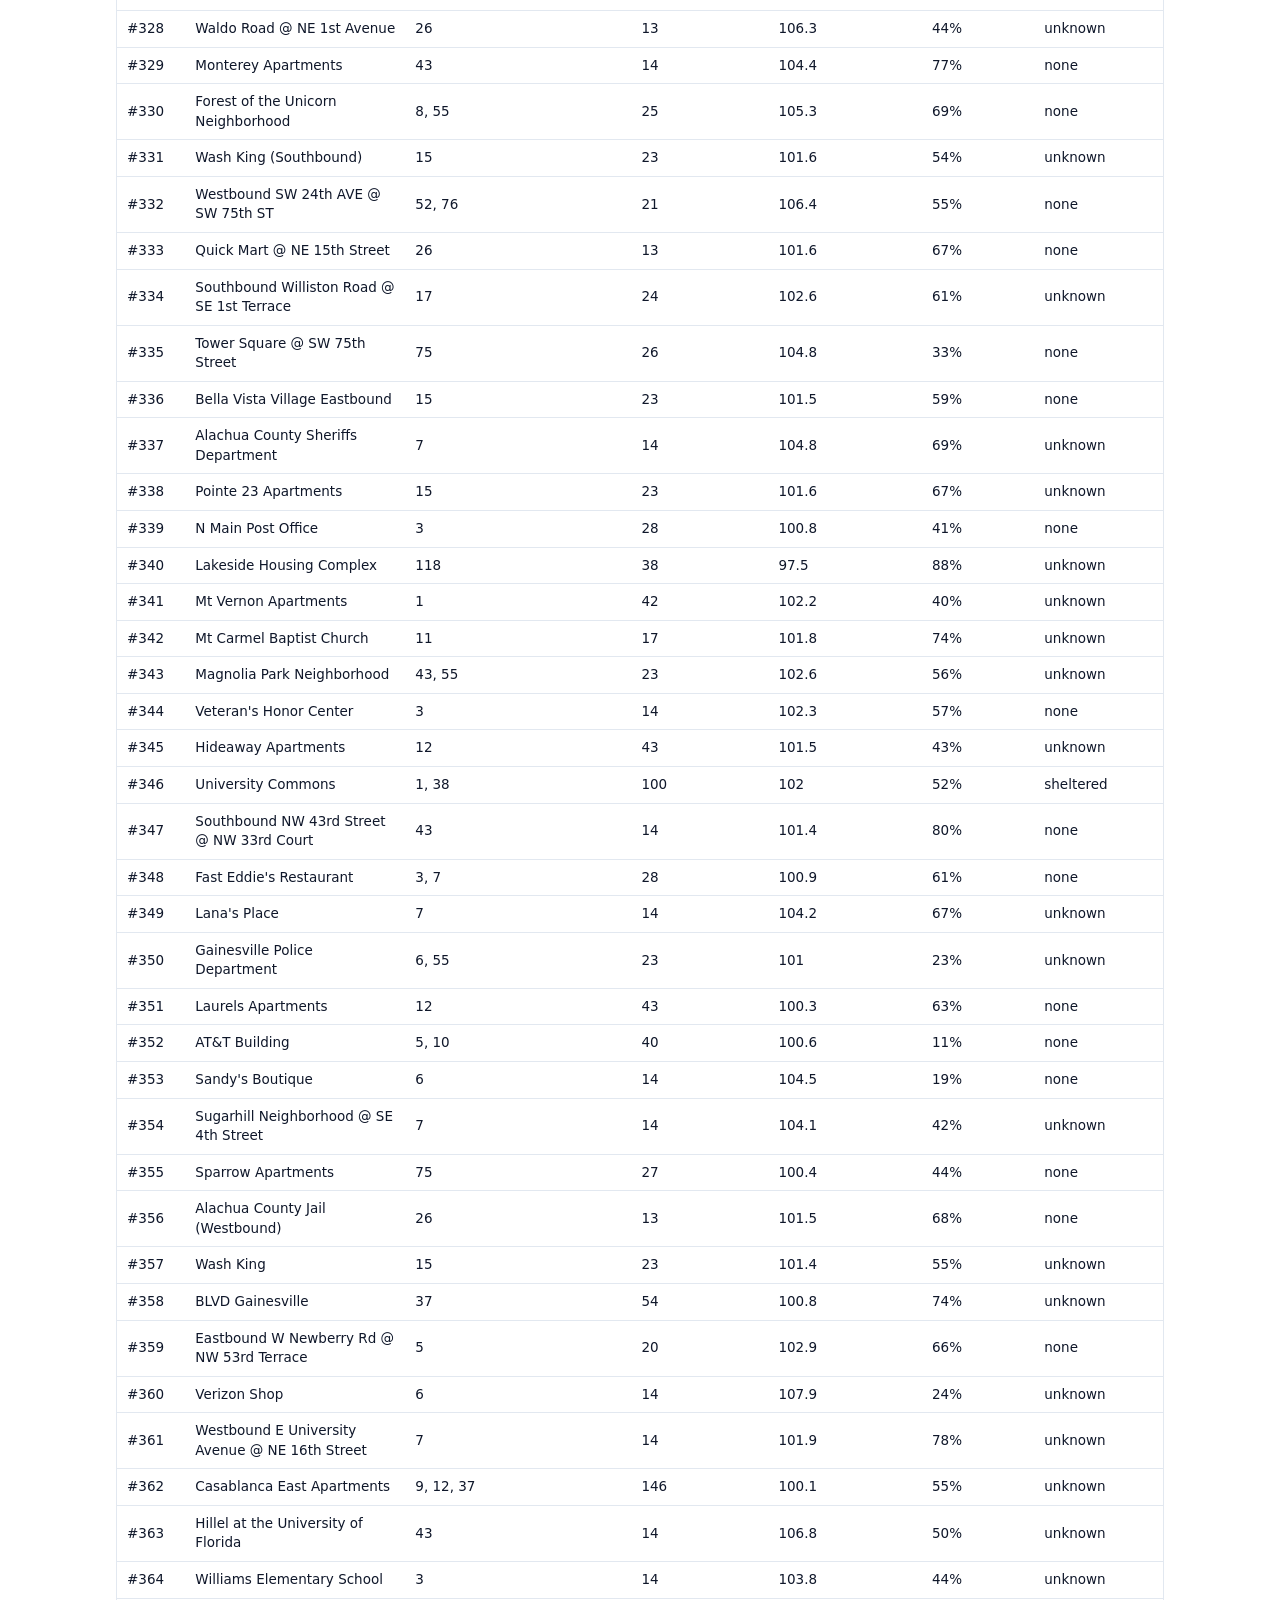
<file: docs/list.html>
<!DOCTYPE html>
<html lang="en">
<head>
<meta charset="utf-8">
<meta name="viewport" content="width=device-width, initial-scale=1">
<title>ShadeMap: the full ranking as a list</title>
<style>
  :root { --ink: #0f172a; --muted: #475569; --line: #e2e8f0; --accent: #2563eb; --accent-ink: #1d4ed8; }
  * { box-sizing: border-box; }
  body { font-family: "Public Sans", system-ui, "Segoe UI", Roboto, Arial, sans-serif; color: var(--ink);
    max-width: 1080px; margin: 0 auto; padding: 20px 16px 60px; line-height: 1.45; }
  a { color: var(--accent); text-decoration: none; }
  a:hover { text-decoration: underline; }
  h1 { font-size: 22px; margin: 8px 0 4px; }
  .sub { color: var(--muted); font-size: 14px; margin-bottom: 14px; }
  .controls { display: flex; gap: 10px; flex-wrap: wrap; margin: 12px 0; align-items: center; }
  #f { flex: 1; min-width: 200px; max-width: 340px; padding: 9px 12px; font-size: 14px;
    border: 1px solid var(--line); border-radius: 20px; font-family: inherit; }
  label.ck { font-size: 13.5px; display: flex; gap: 6px; align-items: center; }
  .tbl-wrap { overflow-x: auto; border: 1px solid var(--line); border-radius: 10px; }
  table { border-collapse: collapse; width: 100%; font-size: 13.5px; min-width: 860px; }
  th, td { padding: 8px 10px; text-align: left; border-bottom: 1px solid var(--line); white-space: nowrap; }
  td.name { white-space: normal; min-width: 220px; }
  th { background: #f8fafc; cursor: pointer; user-select: none; position: sticky; top: 0; }
  th:hover { background: #f1f5f9; }
  th .arrow { color: var(--accent-ink); font-size: 11px; }
  tr.need td.name::before { content: "\25CF "; color: #111; }
  tr.excluded { color: var(--muted); }
  .count { font-size: 13px; color: var(--muted); margin: 8px 2px; }
  @media print { .controls, .sub a { display: none; } body { padding: 0; } }
</style>
</head>
<body>
<a href="app.html">&larr; Back to the map</a>
<h1>Every RTS stop, ranked by priority for shade</h1>
<p class="sub">The same data as <a href="app.html">the map</a>, as a sortable table. Click a
column header to sort. A black dot marks the 20 stops on the
<a href="https://github.com/JonathanKash/ShadeMap">"needs shade most"</a> list. Gray rows are
not ranked; the reason is in the last column. Raw CSVs and method are in the
<a href="https://github.com/JonathanKash/ShadeMap">repository</a>.</p>

<div class="controls">
  <input id="f" type="search" placeholder="Filter by stop name or route" aria-label="Filter stops">
  <label class="ck"><input id="only-ranked" type="checkbox"> Ranked stops only</label>
  <label class="ck"><input id="only-need" type="checkbox"> Needs shade most only</label>
</div>
<div class="count" id="count"></div>
<div class="tbl-wrap">
<table>
  <thead><tr id="head"></tr></thead>
  <tbody id="body"></tbody>
</table>
</div>

<script>
(function () {
  "use strict";
  function esc(s) {
    return String(s == null ? "" : s).replace(/[&<>"']/g, function (c) {
      return { "&": "&amp;", "<": "&lt;", ">": "&gt;", '"': "&quot;", "'": "&#39;" }[c];
    });
  }
  var COLS = [
    { k: "rank", t: "Rank", num: true },
    { k: "name", t: "Stop" },
    { k: "routes", t: "Routes" },
    { k: "trips", t: "Buses/weekday", num: true },
    { k: "lst_f", t: "Summer temp (F)", num: true },
    { k: "green", t: "Green cover", num: true },
    { k: "shelter", t: "Shelter (OSM)" },
    { k: "water", t: "Fountain walk (min)", num: true },
    { k: "need_rank", t: "Needs-shade rank", num: true },
    { k: "district", t: "District" },
    { k: "links", t: "" },
    { k: "excluded", t: "Not ranked because" }
  ];
  var stops = [], sortK = "rank", sortAsc = true;
  var head = document.getElementById("head"), body = document.getElementById("body");

  COLS.forEach(function (c) {
    var th = document.createElement("th");
    th.innerHTML = esc(c.t) + ' <span class="arrow"></span>';
    if (c.k !== "links") th.addEventListener("click", function () {
      if (sortK === c.k) sortAsc = !sortAsc; else { sortK = c.k; sortAsc = c.k !== "trips"; }
      render();
    });
    head.appendChild(th);
  });

  function val(s, k) {
    if (k === "routes") return s.routes.join(", ");
    return s[k];
  }
  function render() {
    var q = document.getElementById("f").value.trim().toLowerCase();
    var onlyRanked = document.getElementById("only-ranked").checked;
    var onlyNeed = document.getElementById("only-need").checked;
    var isRoute = /^\d+$/.test(q);
    var rows = stops.filter(function (s) {
      if (onlyRanked && s.rank == null) return false;
      if (onlyNeed && !(s.need_rank != null && s.need_rank <= 20)) return false;
      if (!q) return true;
      return isRoute ? s.routes.indexOf(q) !== -1 : s.name.toLowerCase().indexOf(q) !== -1;
    });
    rows.sort(function (a, b) {
      var x = val(a, sortK), y = val(b, sortK);
      if (x == null && y == null) return 0;
      if (x == null) return 1;
      if (y == null) return -1;
      var cmp = typeof x === "number" ? x - y : String(x).localeCompare(String(y));
      return sortAsc ? cmp : -cmp;
    });
    document.getElementById("count").textContent = rows.length + " stops shown";
    head.querySelectorAll("th").forEach(function (th, i) {
      th.querySelector(".arrow").textContent = COLS[i].k === sortK ? (sortAsc ? "▴" : "▾") : "";
    });
    body.innerHTML = rows.map(function (s) {
      var cls = [];
      if (s.need_rank != null && s.need_rank <= 20) cls.push("need");
      if (s.rank == null) cls.push("excluded");
      return "<tr" + (cls.length ? ' class="' + cls.join(" ") + '"' : "") + ">" +
        "<td>" + (s.rank != null ? "#" + s.rank : "") + "</td>" +
        '<td class="name">' + esc(s.name) + "</td>" +
        "<td>" + esc(s.routes.join(", ")) + "</td>" +
        "<td>" + s.trips + "</td>" +
        "<td>" + (s.lst_f != null ? s.lst_f : "") + "</td>" +
        "<td>" + (s.green != null ? s.green + "%" : "") + "</td>" +
        "<td>" + esc(s.shelter) + "</td>" +
        "<td>" + (s.water != null ? (s.water <= 5 ? s.water : "over 5") : "") + "</td>" +
        "<td>" + (s.need_rank != null && s.need_rank <= 20 ? "#" + s.need_rank : "") + "</td>" +
        "<td>" + (s.district ? esc(s.district) : "") + "</td>" +
        '<td><a href="app.html?stop=' + encodeURIComponent(s.id) + '">map</a> &middot; ' +
        '<a href="case.html?stop=' + encodeURIComponent(s.id) + '">case</a></td>' +
        "<td>" + esc(s.excluded || "") + "</td></tr>";
    }).join("");
  }

  fetch("app_data.json").then(function (r) { return r.json(); }).then(function (d) {
    stops = d.stops;
    render();
  });
  ["f", "only-ranked", "only-need"].forEach(function (id) {
    document.getElementById(id).addEventListener("input", render);
  });
})();
</script>
</body>
</html>
</file>
